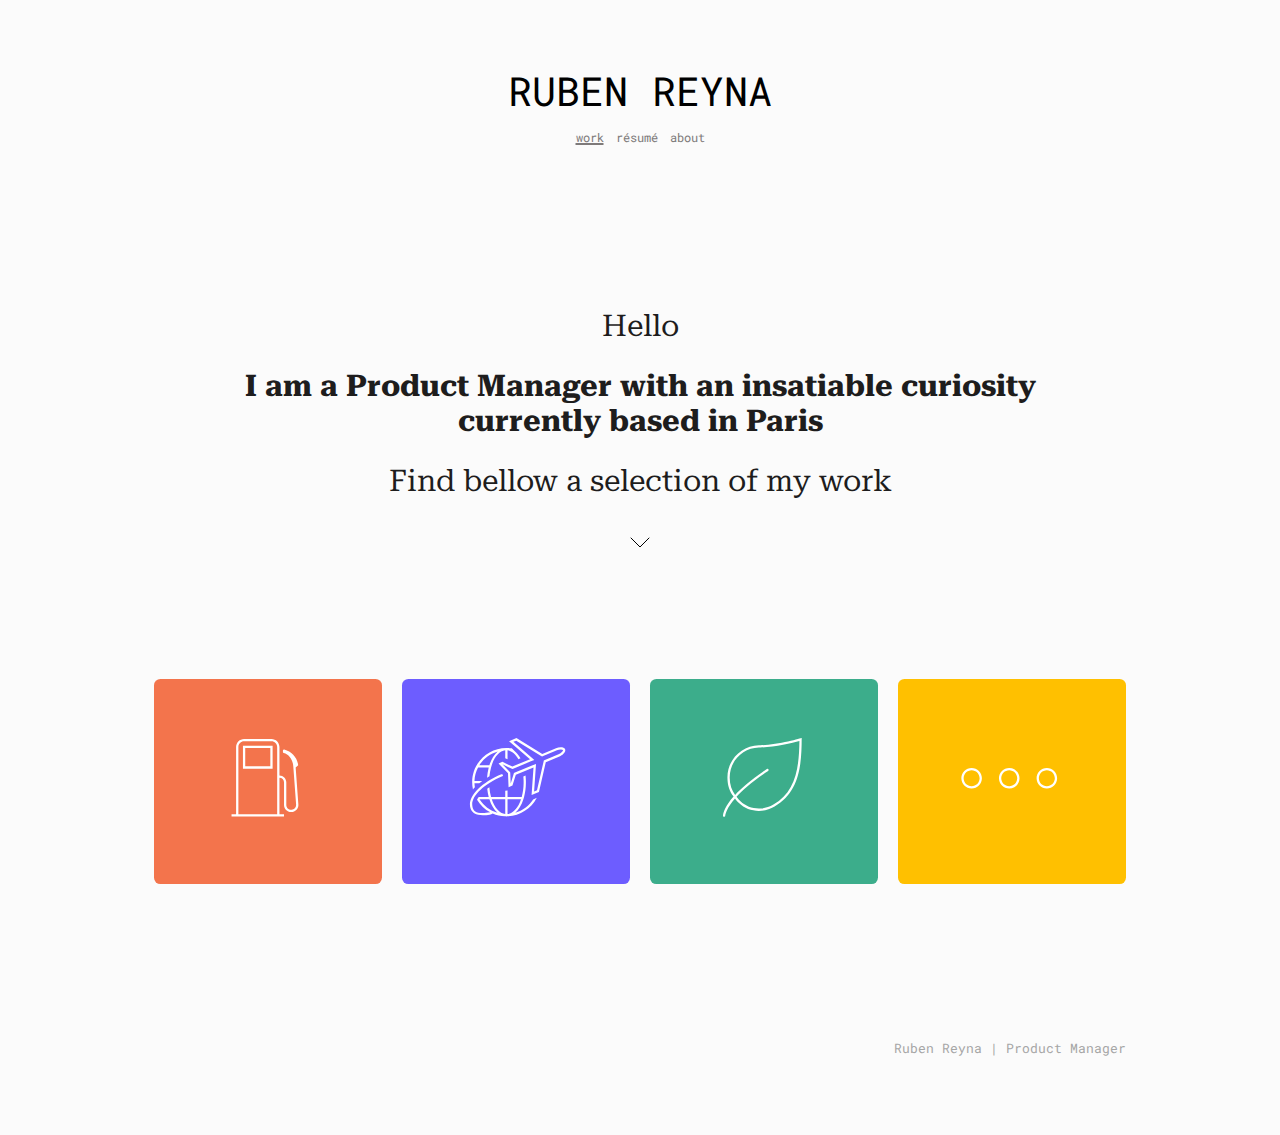
<file: docs/index.html>
<!DOCTYPE html>
<html lang="en">
  <head>
    <!-- HTML STUFF -->
    <meta charset="UTF-8" />
    <meta http-equiv="X-UA-Compatible" content="IE=edge" />
    <meta name="viewport" content="width=device-width, initial-scale=1.0" />

    <!-- THIS SITE INFO -->
    <title>Ruben Reyna | Product Manager</title>
    <meta
      name="description"
      content="Portfolio website of Ruben Reyna. Unstopably curious Product Manager. "
    />
    <meta name="author" content="Ruben Reyna Product Manager" />
    <!-- CARDS FOR SOCIAL MEDIA HERE  -->
    <!-- CARDS FOR SOCIAL MEDIA HERE  -->
    <!-- CARDS FOR SOCIAL MEDIA HERE  -->
    <!-- CARDS FOR SOCIAL MEDIA HERE  -->
    <!-- CARDS FOR SOCIAL MEDIA HERE  -->
    <!-- CARDS FOR SOCIAL MEDIA HERE  -->
    <!-- LINKS -->
    <link rel="stylesheet" type="text/css" href="styles.css" />
    <link rel="stylesheet" type="text/css" href="navlist.css" />
    <link
      rel="stylesheet"
      href="https://fonts.googleapis.com/css?family=Roboto|Montserrat|Roboto Mono|Roboto Serif"
    />
  </head>

  <!-- Google tag (gtag.js) -->
  <script
    async
    src="https://www.googletagmanager.com/gtag/js?id=G-SSVX2CPQQH"
  ></script>
  <script>
    window.dataLayer = window.dataLayer || [];
    function gtag() {
      dataLayer.push(arguments);
    }
    gtag("js", new Date());

    gtag("config", "G-SSVX2CPQQH");
  </script>

  <body>
    <header class="l-hdr-cntnr--brand-center">
      <section class="l-hdr-cntnt--brand-center s-hdr-cntnt">
        <span>Ruben Reyna</span>
      </section>
      <nav>
        <ul class="nav-list">
          <li><a href="./index.html" id="nav-list-current">work</a></li>
          <li>
            <a
              href="https://www.linkedin.com/in/ruben-reyna-miranda/"
              target="_blank"
              >résumé</a
            >
          </li>
          <li><a href="./wip1.html">about</a></li>
        </ul>
      </nav>
    </header>
    <main>
      <!-- Hero -->
      <section class="hero">
        <p>Hello</p>
        <p>
          I am a Product Manager with an insatiable curiosity currently based in
          Paris
        </p>
        <p>Find bellow a selection of my work</p>
        <div class="down-arrow">
          <svg
            width="36"
            height="36"
            viewBox="0 0 36 36"
            fill="none"
            xmlns="http://www.w3.org/2000/svg"
          >
            <path d="M9 15L18 24L27 15" stroke="black" stroke-linecap="round" />
          </svg>
        </div>
      </section>
      <!--------------------------------- Select work -------------------------->
      <section class="select-work">
        <article id="inteligas">
          <div class="svg-box">
            <svg
              xmlns="http://www.w3.org/2000/svg"
              xmlns:xlink="http://www.w3.org/1999/xlink"
              xml:space="preserve"
              preserveAspectRatio="xMidYMid meet"
              viewBox="0 0 100 100"
              overflow="visible"
            >
              <!-- overflow="hidden" -->
              <g transform="translate(-285 -320)">
                <path
                  d="M313 360 339 360 339 340 313 340ZM315 342 337 342 337 358 315 358Z"
                />
                <path
                  d="M361.586 391.344 359.209 359.093 361.43 357.012C360.45 350.001 355.742 345.287 349.208 343.334 348.734 343.187 348.231 343.451 348.083 343.925 348.057 344.01 348.043 344.098 348.042 344.186L348.042 345.343C348.049 345.766 348.348 346.129 348.762 346.217 353.507 347.353 356.832 352.265 357.128 358.151L357.261 359.869 359.592 391.491C359.762 393.805 358.024 395.819 355.71 395.989 355.608 395.996 355.505 396 355.403 396L355.2 396C352.882 395.997 351.003 394.118 351 391.8L351 372C350.996 368.688 348.312 366.004 345 366L345 341C344.996 337.136 341.864 334.004 338 334L314 334C310.136 334.004 307.004 337.136 307 341L307 400 303 400 303 402 349 402 349 400 345 400 345 368C347.208 368.003 348.997 369.792 349 372L349 391.8C349.004 395.223 351.777 397.996 355.2 398L355.403 398C358.826 398 361.602 395.225 361.603 391.801 361.603 391.649 361.597 391.496 361.586 391.344ZM309 400 309 341C309.003 338.24 311.24 336.003 314 336L338 336C340.76 336.003 342.997 338.24 343 341L343 400Z"
                />
              </g>
            </svg>
          </div>
          <div class="logo-text">
            <p>Inteligas, an app to reduce companies' fuel expenses</p>
            <a href="./inteligas.html" class="link--type1"
              >> click for more <</a
            >
          </div>
        </article>
        <article id="inteliviajes">
          <div class="svg-box">
            <svg
              xmlns="http://www.w3.org/2000/svg"
              xmlns:xlink="http://www.w3.org/1999/xlink"
              xml:space="preserve"
              preserveAspectRatio="xMidYMid meet"
              viewBox="0 0 100 100"
            >
              <g transform="translate(-483 -320)">
                <path
                  d="M496.926 376.387C496.733 375.228 496.612 374.058 496.566 372.884L500.738 372.884C501.557 372.21 502.418 371.543 503.322 370.884L496.563 370.884C496.698 366.712 497.771 362.623 499.702 358.922L509.052 358.922C508.272 361.905 507.777 364.955 507.575 368.032 508.265 367.605 508.968 367.182 509.694 366.765 509.934 364.115 510.402 361.491 511.093 358.922L511.702 356.922C514.185 349.52 518.487 344.534 523.539 343.949L523.539 350.868 525.539 351.826 525.539 343.949C529.293 344.384 532.631 347.252 535.119 351.731L536.906 350.992C535.69 348.675 534.062 346.601 532.1 344.87L529.273 342.238C527.71 341.964 526.126 341.826 524.539 341.824 507.976 341.819 494.544 355.243 494.539 371.807 494.539 373.971 494.772 376.129 495.236 378.242 495.763 377.62 496.329 377.002 496.926 376.387ZM516.944 344.899C513.857 347.52 511.32 351.714 509.643 356.922L500.852 356.922C504.547 351.064 510.274 346.777 516.935 344.882 516.959 344.875 516.963 344.883 516.944 344.899Z"
                />
                <path
                  d="M532.343 398.709C532.32 398.716 532.315 398.709 532.333 398.693 535.33 396.063 537.795 391.942 539.436 386.847L540.027 384.847C541.044 380.939 541.584 376.922 541.637 372.884L541.637 370.884C541.607 369.212 541.482 367.592 541.309 366.007L539.389 366.801C539.516 368.133 539.612 369.487 539.638 370.884L539.638 372.884C539.587 376.925 539.032 380.944 537.986 384.847L525.539 384.847 525.539 379.091 523.539 379.4 523.539 384.847 511.093 384.847C510.333 382.039 509.838 379.166 509.614 376.266 508.967 376.708 508.346 377.151 507.752 377.594 507.998 380.042 508.432 382.467 509.052 384.847L500.294 384.847C499.738 385.607 499.241 386.409 498.809 387.246 501.612 391.903 505.621 395.716 510.412 398.281 498.566 400.187 495.983 397.265 495 394.178 492.322 385.776 502.987 374.494 520.935 366.742 521.445 366.53 521.686 365.944 521.473 365.434 521.261 364.925 520.675 364.684 520.165 364.896 520.158 364.9 520.15 364.903 520.143 364.906 500.915 373.21 490.045 385.218 493.094 394.786 494.409 398.912 497.807 400.88 503.884 400.88 505.918 400.859 507.948 400.69 509.957 400.374 510.9 400.261 511.794 399.896 512.545 399.316 515.919 400.793 519.538 401.632 523.218 401.791 524.094 401.916 524.984 401.916 525.86 401.791 536.603 401.319 546.272 395.132 551.203 385.576L547.993 387.069C544.334 392.693 538.783 396.822 532.343 398.709ZM500.948 386.847 509.643 386.847C511.283 391.942 513.749 396.062 516.745 398.693 516.764 398.709 516.759 398.716 516.735 398.709 510.211 396.801 504.599 392.592 500.939 386.863 500.934 386.854 500.938 386.847 500.948 386.847ZM523.539 386.847 523.539 399.818C518.487 399.233 514.185 394.249 511.702 386.847ZM537.377 386.847C534.894 394.249 530.591 399.233 525.539 399.818L525.539 386.847Z"
                />
                <path
                  d="M576.002 342.961C575.505 341.792 573.93 341.295 572.149 341.295 570.733 341.3 569.331 341.58 568.021 342.118L556.006 347.169 533.349 333.21 526.893 335.954 545.246 351.742 529.757 358.15 521.059 353.983 517.653 355.553 525.939 364.13 526.446 376.372 529.852 374.803 532.806 365.324 548.295 358.916 546.615 383.135 553.071 380.392 559.055 354.343 571.07 349.291C573.868 348.102 576.917 345.113 576.002 342.961ZM573.409 345.186C572.547 346.156 571.484 346.928 570.295 347.448L558.28 352.499 557.335 352.896 557.105 353.895 551.35 378.949 548.836 380.018 550.29 359.054 550.513 355.833 547.53 357.068 532.041 363.476 531.175 363.834 530.896 364.729 528.326 372.975C528.316 373.005 528.308 373.004 528.306 372.973L527.936 364.047 527.905 363.287 527.377 362.74 521.1 356.243C521.079 356.221 521.084 356.213 521.112 356.227L528.893 359.954 529.697 360.339 530.521 359.998 546.01 353.59 549.016 352.347 546.55 350.226 530.636 336.536 533.18 335.455 554.957 348.872 555.833 349.412 556.781 349.013 568.804 343.959C569.866 343.526 571.002 343.301 572.149 343.295 572.851 343.212 573.561 343.37 574.161 343.743 574.203 343.84 574.097 344.383 573.409 345.186Z"
                />
              </g>
            </svg>
          </div>
          <div class="logo-text">
            <p>
              Up Business, an app to control companies travel and business
              expenses
            </p>
            <p></p>
            <a href="./inteliviajes.html" class="link--type1"
              >>click for more <</a
            >
          </div>
        </article>
        <article id="greenup">
          <div class="svg-box">
            <svg
              xmlns="http://www.w3.org/2000/svg"
              xmlns:xlink="http://www.w3.org/1999/xlink"
              xml:space="preserve"
              preserveAspectRatio="xMidYMid meet"
              viewBox="0 0 100 100"
            >
              <g transform="translate(-692 -320)">
                <path
                  d="M738.75 339.429C738.335 339.429 737.924 339.429 737.522 339.413 721.968 339.729 709.612 352.591 709.922 368.146 709.926 371.188 710.398 374.211 711.322 377.11 712.216 379.787 713.558 382.291 715.293 384.517 708.078 392.731 706.358 398.304 706.012 401.076 705.944 401.624 706.332 402.123 706.88 402.192 706.92 402.197 706.96 402.2 707 402.2 707.504 402.199 707.929 401.824 707.991 401.324 708.246 399.288 709.628 394.145 716.542 386.169L716.826 386.543C720.652 391.724 726.266 395.299 732.58 396.574 734.187 396.873 735.818 397.023 737.453 397.023L737.621 397.023C742.415 397.022 747.118 395.712 751.221 393.233 772.342 381 775 358.485 775 333.2 775 333.2 753.275 339.429 738.75 339.429ZM750.19 391.521C746.398 393.811 742.051 395.021 737.621 395.021L737.453 395.021C735.941 395.02 734.432 394.882 732.945 394.606 727.118 393.429 721.938 390.122 718.419 385.331L717.897 384.644C723.455 378.572 732.1 371 745.555 362.032 746.015 361.725 746.138 361.104 745.832 360.645 745.526 360.185 744.904 360.061 744.445 360.368 731.12 369.251 722.383 376.813 716.662 383 715.17 381.035 714.008 378.839 713.224 376.5 712.36 373.784 711.922 370.95 711.924 368.1 711.653 353.672 723.097 341.739 737.524 341.408 737.924 341.418 738.341 341.423 738.757 341.423 750.594 341.423 766.765 337.467 772.995 335.817 772.743 362.278 768.588 380.867 750.19 391.521Z"
                />
              </g>
            </svg>
          </div>
          <div class="logo-text">
            <p>green'up, ideation of an app to help people be "greener"</p>
            <p></p>
            <a href="./greenup.html" class="link--type1">> click for more <</a>
          </div>
        </article>
        <article id="other">
          <div class="svg-box">
            <svg
              xmlns="http://www.w3.org/2000/svg"
              xmlns:xlink="http://www.w3.org/1999/xlink"
              xml:space="preserve"
              preserveAspectRatio="xMidYMid meet"
              viewBox="0 0 100 100"
            >
              <g transform="translate(-896 -320)">
                <path
                  d="M943.54 359.5C938.569 359.5 934.54 363.529 934.54 368.5 934.54 373.471 938.569 377.5 943.54 377.5 948.511 377.5 952.54 373.471 952.54 368.5 952.54 363.529 948.511 359.5 943.54 359.5ZM943.54 375.5C939.674 375.5 936.54 372.366 936.54 368.5 936.54 364.634 939.674 361.5 943.54 361.5 947.406 361.5 950.54 364.634 950.54 368.5 950.536 372.364 947.404 375.496 943.54 375.5Z"
                />
                <path
                  d="M910.575 359.5C905.604 359.5 901.575 363.529 901.575 368.5 901.575 373.471 905.604 377.5 910.575 377.5 915.546 377.5 919.575 373.471 919.575 368.5 919.575 363.529 915.546 359.5 910.575 359.5ZM910.575 375.5C906.709 375.5 903.575 372.366 903.575 368.5 903.575 364.634 906.709 361.5 910.575 361.5 914.441 361.5 917.575 364.634 917.575 368.5 917.571 372.364 914.439 375.496 910.575 375.5Z"
                />
                <path
                  d="M976.506 359.5C971.535 359.5 967.506 363.529 967.506 368.5 967.506 373.471 971.535 377.5 976.506 377.5 981.477 377.5 985.506 373.471 985.506 368.5 985.506 363.529 981.477 359.5 976.506 359.5ZM976.506 375.5C972.64 375.5 969.506 372.366 969.506 368.5 969.506 364.634 972.64 361.5 976.506 361.5 980.372 361.5 983.506 364.634 983.506 368.5 983.502 372.364 980.37 375.496 976.506 375.5Z"
                />
              </g>
            </svg>
          </div>
          <div class="logo-text">
            <p>Other cool projects</p>
            <p></p>
            <a href="./wip1.html" class="link--type1">> click for more <</a>
          </div>
        </article>
      </section>
    </main>
    <footer class="footer-index">
      <p class="heading-five margin-top--m">Ruben Reyna | Product Manager</p>
    </footer>
  </body>
</html>
</file>
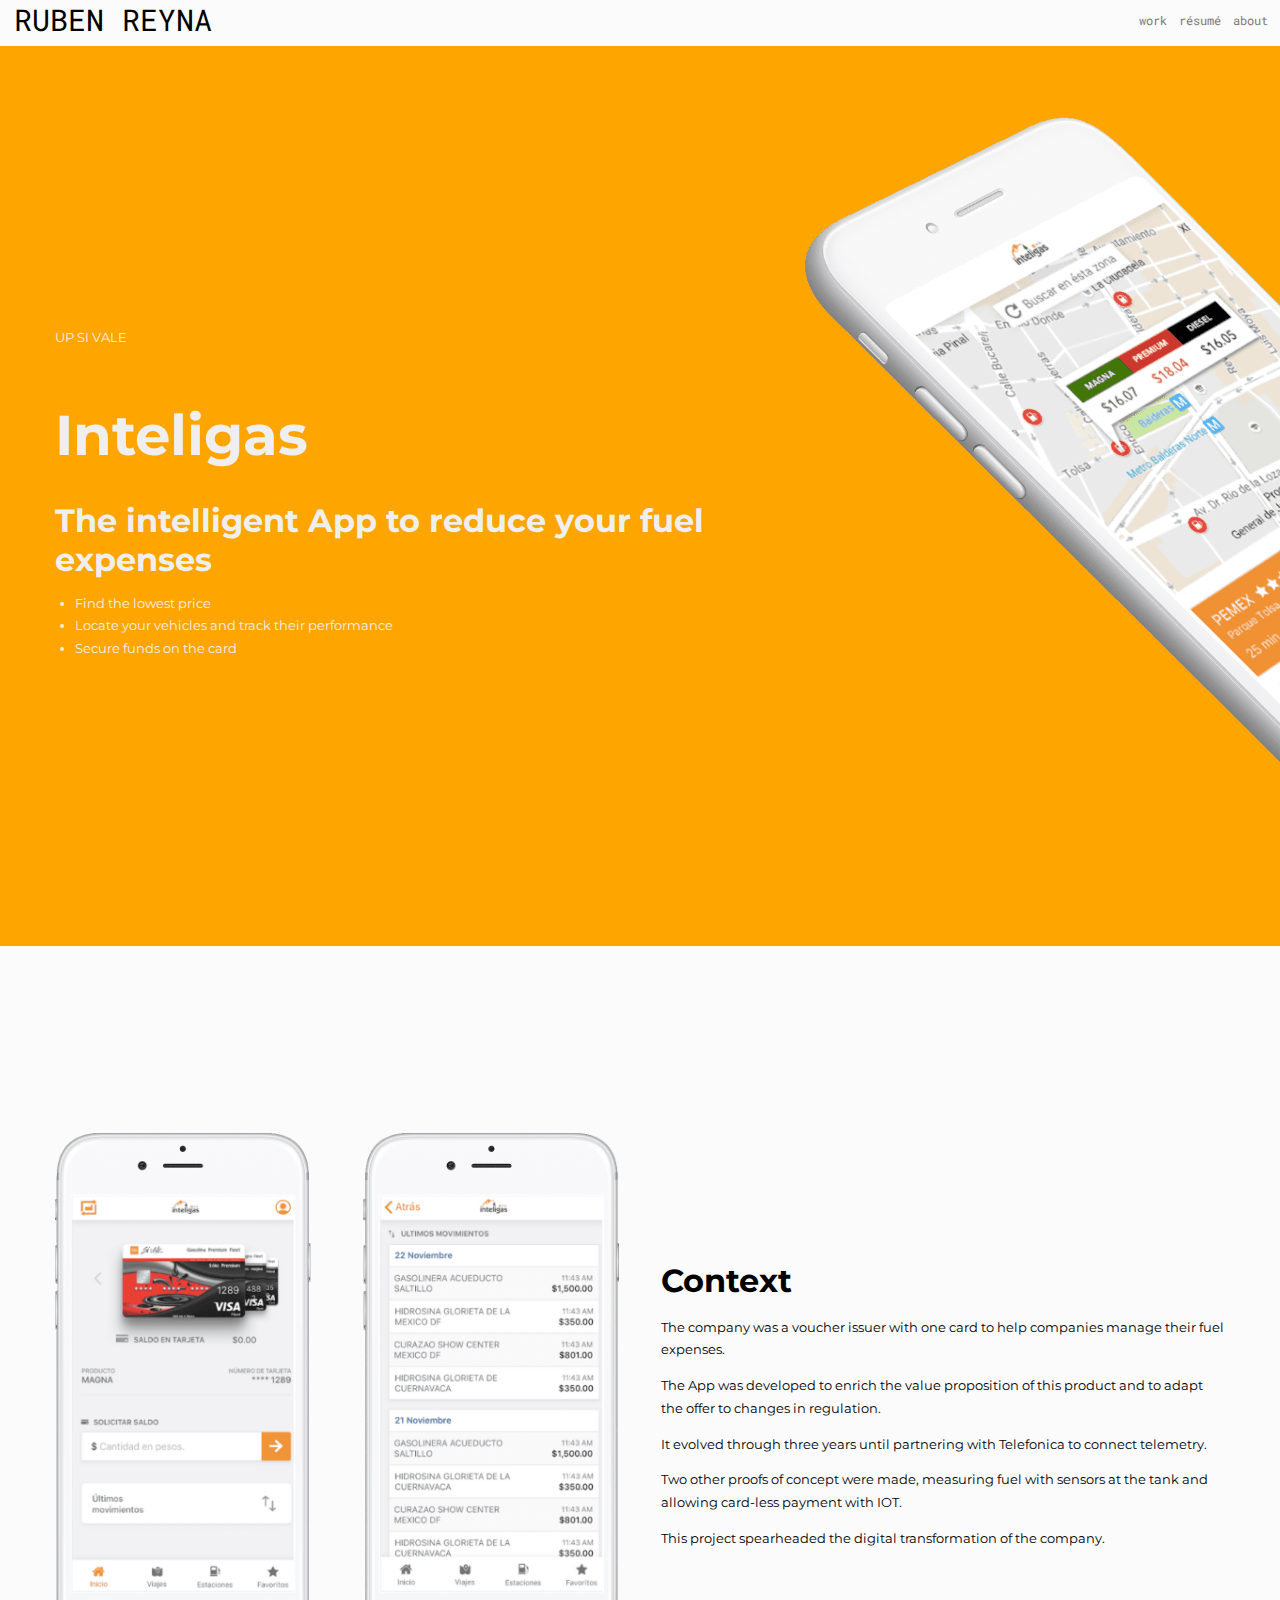
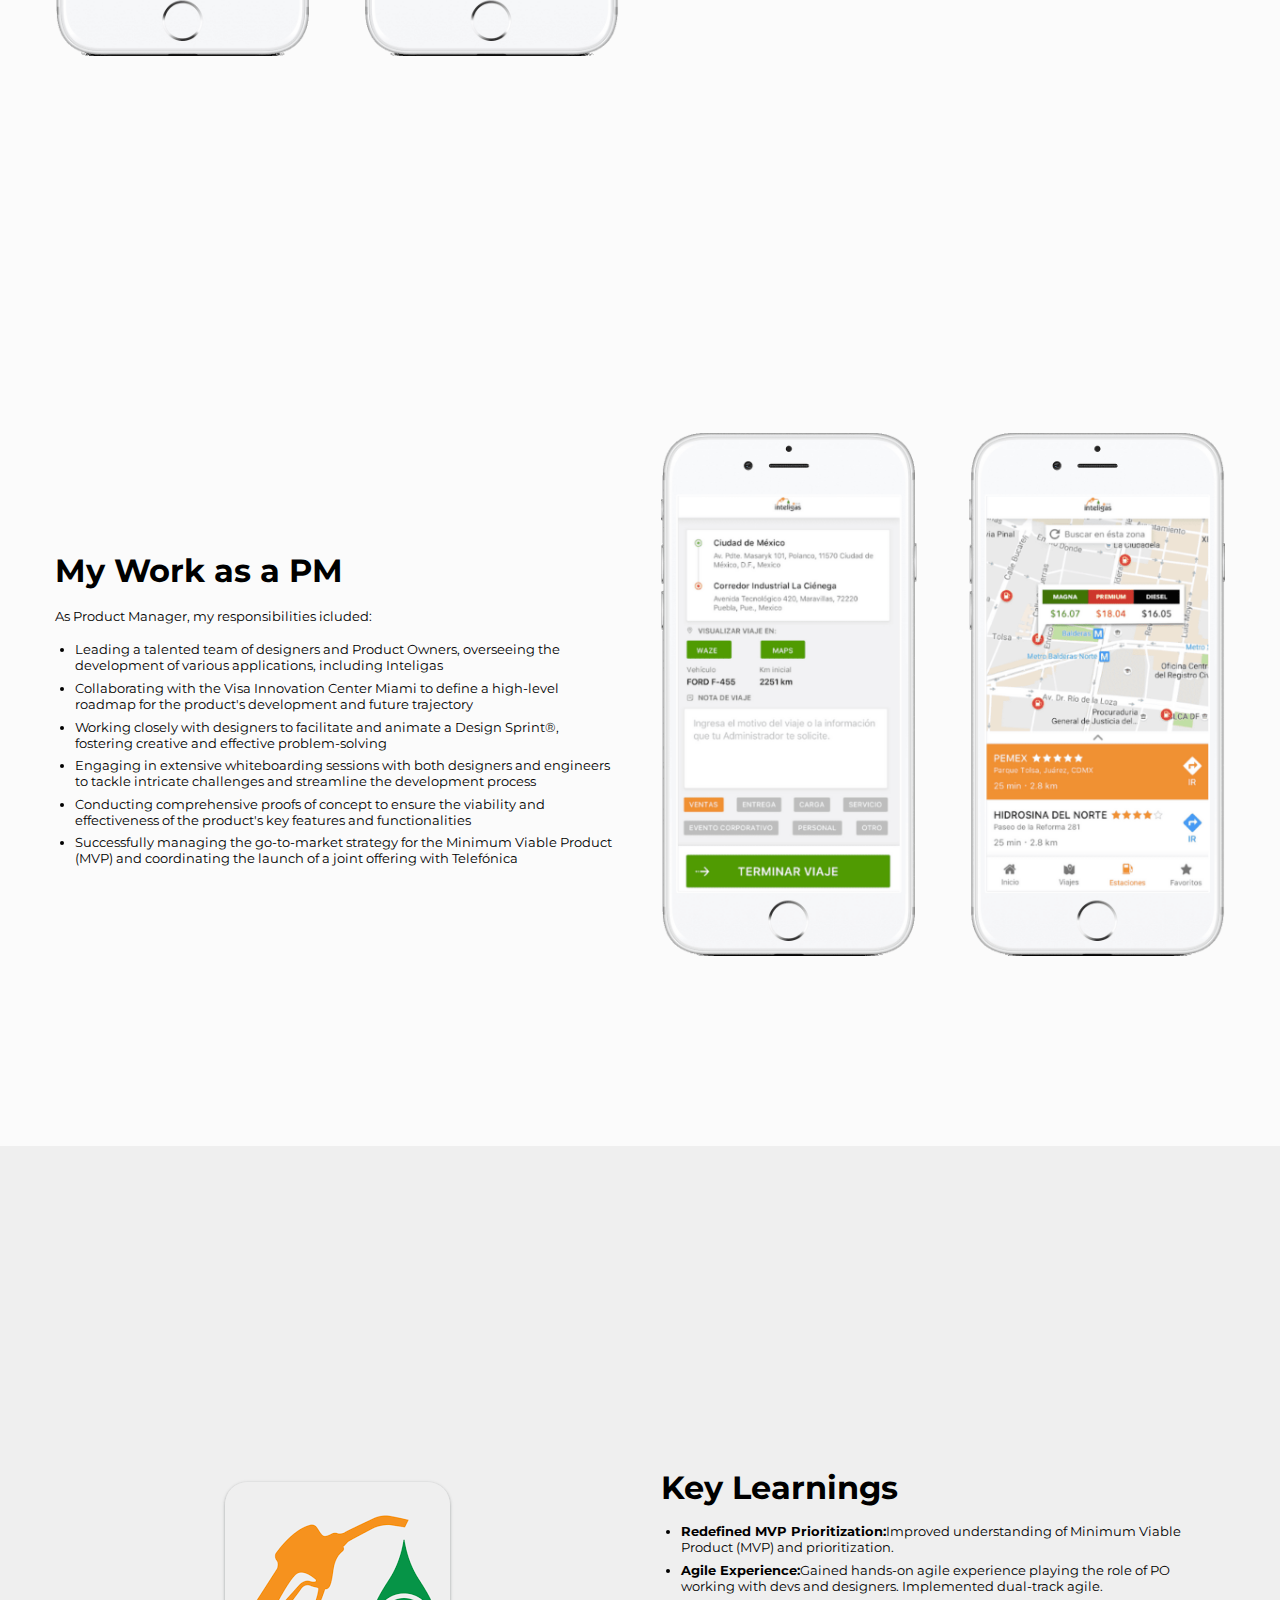
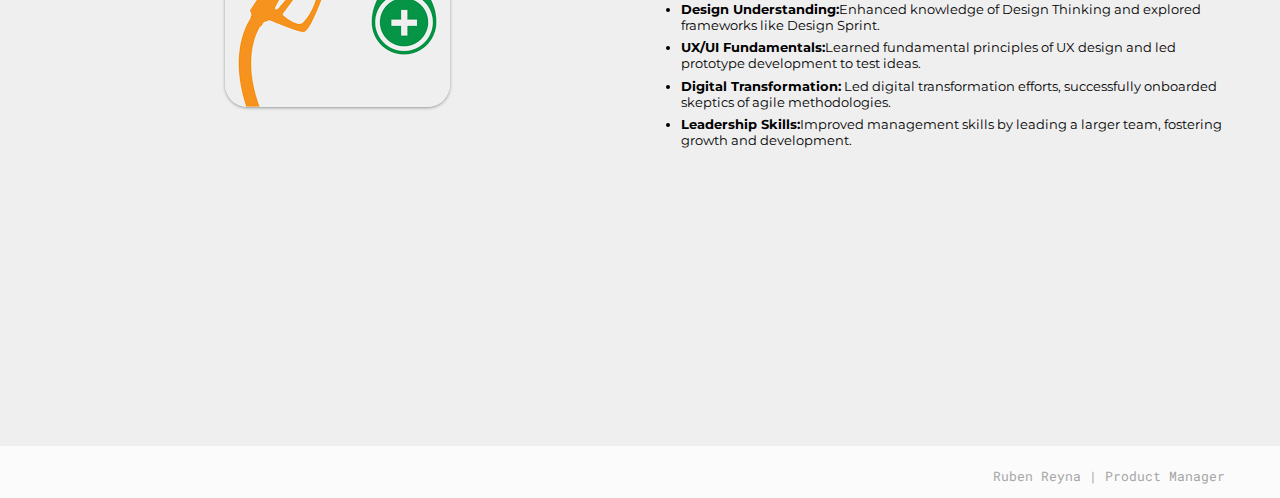
<file: docs/inteligas.html>
<!DOCTYPE html>
<html lang="en">
  <head>
    <!-- HTML STUFF -->
    <meta charset="UTF-8" />
    <meta http-equiv="X-UA-Compatible" content="IE=edge" />
    <meta name="viewport" content="width=device-width, initial-scale=1.0" />

    <!-- THIS SITE INFO -->
    <title>Ruben Reyna | PM Inteligas</title>
    <meta
      name="description"
      content="Portfolio website of Ruben Reyna. Product Manager. Product/Project: Inteligas Up Si Vale "
    />
    <meta name="author" content="Ruben Reyna Product Manager" />
    <!-- CARDS FOR SOCIAL MEDIA HERE  -->
    <!-- CARDS FOR SOCIAL MEDIA HERE  -->
    <!-- CARDS FOR SOCIAL MEDIA HERE  -->
    <!-- CARDS FOR SOCIAL MEDIA HERE  -->
    <!-- CARDS FOR SOCIAL MEDIA HERE  -->
    <!-- CARDS FOR SOCIAL MEDIA HERE  -->
    <!-- LINKS -->
    <!-- <link rel="preload" /> -->
    <link rel="stylesheet" type="text/css" href="styles-inteligas.css" />
    <link
      rel="stylesheet"
      href="https://fonts.googleapis.com/css?family=Roboto|Montserrat|Roboto Mono|Roboto Serif"
    />
  </head>

  <!-- Google tag (gtag.js) -->
  <script
    async
    src="https://www.googletagmanager.com/gtag/js?id=G-SSVX2CPQQH"
  ></script>
  <script>
    window.dataLayer = window.dataLayer || [];
    function gtag() {
      dataLayer.push(arguments);
    }
    gtag("js", new Date());

    gtag("config", "G-SSVX2CPQQH");
  </script>

  <body>
    <header class="l-hdr-cntnr--brand-left botton-border">
      <section
        class="l-hdr-cntnt--brand-left s-hdr-cntnt s-hdr-cntnt--brand-left"
      >
        <span>Ruben Reyna</span>
      </section>

      <nav>
        <ul class="nav-list">
          <li><a href="index.html">work</a></li>
          <li>
            <a
              href="https://www.linkedin.com/in/ruben-reyna-miranda/"
              target="_blank"
              >résumé</a
            >
          </li>
          <li><a href="wip1.html">about</a></li>
        </ul>
      </nav>
    </header>

    <main>
      <!-- HERO INTELIGAS -->
      <div class="content-container--full-scr-bkgrnd hero">
        <div class="layout_section flex-two-columns">
          <div class="container-column--left">
            <div class="container-text">
              <p class="uppercase heading-five">Up Si Vale</p>
              <h1 class="heading-one--super">Inteligas</h1>
              <h3 class="heading-two">
                The intelligent App to reduce your fuel expenses
              </h3>
              <div class="bullet-align">
                <ul class="ul-list">
                  <li class="item-list heading-three">Find the lowest price</li>
                  <li class="item-list heading-three">
                    Locate your vehicles and track their performance
                  </li>
                  <li class="item-list heading-three">
                    Secure funds on the card
                  </li>
                </ul>
              </div>
            </div>
          </div>
          <div class="container-column--right adj-img-position--right">
            <div class="container-img">
              <img
                src="./assets/images/Inteligas Gas Stations Tilted 2.png"
                class="img--l"
              />
            </div>
          </div>
        </div>
      </div>

      <!-- CONTEXT -->
      <div class="layout_section flex-two-columns background-white">
        <div class="container-column--left">
          <div class="container-img">
            <img
              src="./assets/images/up-si-vale_inteligas1.png"
              class="img--m"
            />
          </div>
        </div>
        <div class="container-column--right">
          <div class="container-text">
            <div>
              <h2 class="heading-two">Context</h2>
              <p class="paragraph">
                The company was a voucher issuer with one card to help companies
                manage their fuel expenses.
              </p>

              <p class="paragraph">
                The App was developed to enrich the value proposition of this
                product and to adapt the offer to changes in regulation.
              </p>

              <p class="paragraph">
                It evolved through three years until partnering with Telefonica
                to connect telemetry.
              </p>

              <p class="paragraph">
                Two other proofs of concept were made, measuring fuel with
                sensors at the tank and allowing card-less payment with IOT.
              </p>

              <p class="paragraph">
                This project spearheaded the digital transformation of the
                company.
              </p>
            </div>
          </div>
        </div>
      </div>
      <!-- MY ROLE AS PM -->
      <div class="layout_section flex-two-columns background-white">
        <div class="container-column--left">
          <div class="container-text">
            <h2 class="heading-two">My Work as a PM</h2>
            <p class="paragraph">
              As Product Manager, my responsibilities icluded:
            </p>
            <ul class="ul-list bullet-align">
              <li class="item-list">
                Leading a talented team of designers and Product Owners,
                overseeing the development of various applications, including
                Inteligas
              </li>
              <li class="item-list">
                Collaborating with the Visa Innovation Center Miami to define a
                high-level roadmap for the product's development and future
                trajectory
              </li>
              <li class="item-list">
                Working closely with designers to facilitate and animate a
                Design Sprint®, fostering creative and effective problem-solving
              </li>
              <li class="item-list">
                Engaging in extensive whiteboarding sessions with both designers
                and engineers to tackle intricate challenges and streamline the
                development process
              </li>
              <li class="item-list">
                Conducting comprehensive proofs of concept to ensure the
                viability and effectiveness of the product's key features and
                functionalities
              </li>
              <li class="item-list">
                Successfully managing the go-to-market strategy for the Minimum
                Viable Product (MVP) and coordinating the launch of a joint
                offering with Telefónica
              </li>
            </ul>
          </div>
        </div>
        <div class="container-column--right">
          <div class="container-img">
            <img
              src="./assets/images/up-si-vale_inteligas2.png"
              class="img--m"
            />
          </div>
        </div>
      </div>

      <!-- HIGHLIGHTS/TAKEAWAYS -->
      <div class="content-container--full-scr-bkgrnd background-grey">
        <div class="layout_section flex-two-columns">
          <div class="container-column--left">
            <div class="container-img">
              <img
                src="./assets/images/Inteligas2.png"
                class="img--m img-app border-img--yes"
              />
            </div>
          </div>
          <div class="container-column--right">
            <div class="container-text">
              <h2 class="heading-two">Key Learnings</h2>
              <ul class="ul-list bullet-align">
                <li class="item-list">
                  <b>Redefined MVP Prioritization:</b>Improved understanding of
                  Minimum Viable Product (MVP) and prioritization.
                </li>
                <li class="item-list">
                  <b>Agile Experience:</b>Gained hands-on agile experience
                  playing the role of PO working with devs and designers.
                  Implemented dual-track agile.
                </li>
                <li class="item-list">
                  <b>Design Understanding:</b>Enhanced knowledge of Design
                  Thinking and explored frameworks like Design Sprint.
                </li>
                <li class="item-list">
                  <b>UX/UI Fundamentals:</b>Learned fundamental principles of UX
                  design and led prototype development to test ideas.
                </li>
                <li class="item-list">
                  <b>Digital Transformation:</b> Led digital transformation
                  efforts, successfully onboarded skeptics of agile
                  methodologies.
                </li>
                <li class="item-list">
                  <b>Leadership Skills:</b>Improved management skills by leading
                  a larger team, fostering growth and development.
                </li>
              </ul>
            </div>
          </div>
        </div>
      </div>
    </main>
    <footer>
      <p class="heading-five margin-top--m">Ruben Reyna | Product Manager</p>
    </footer>
  </body>
</html>
</file>
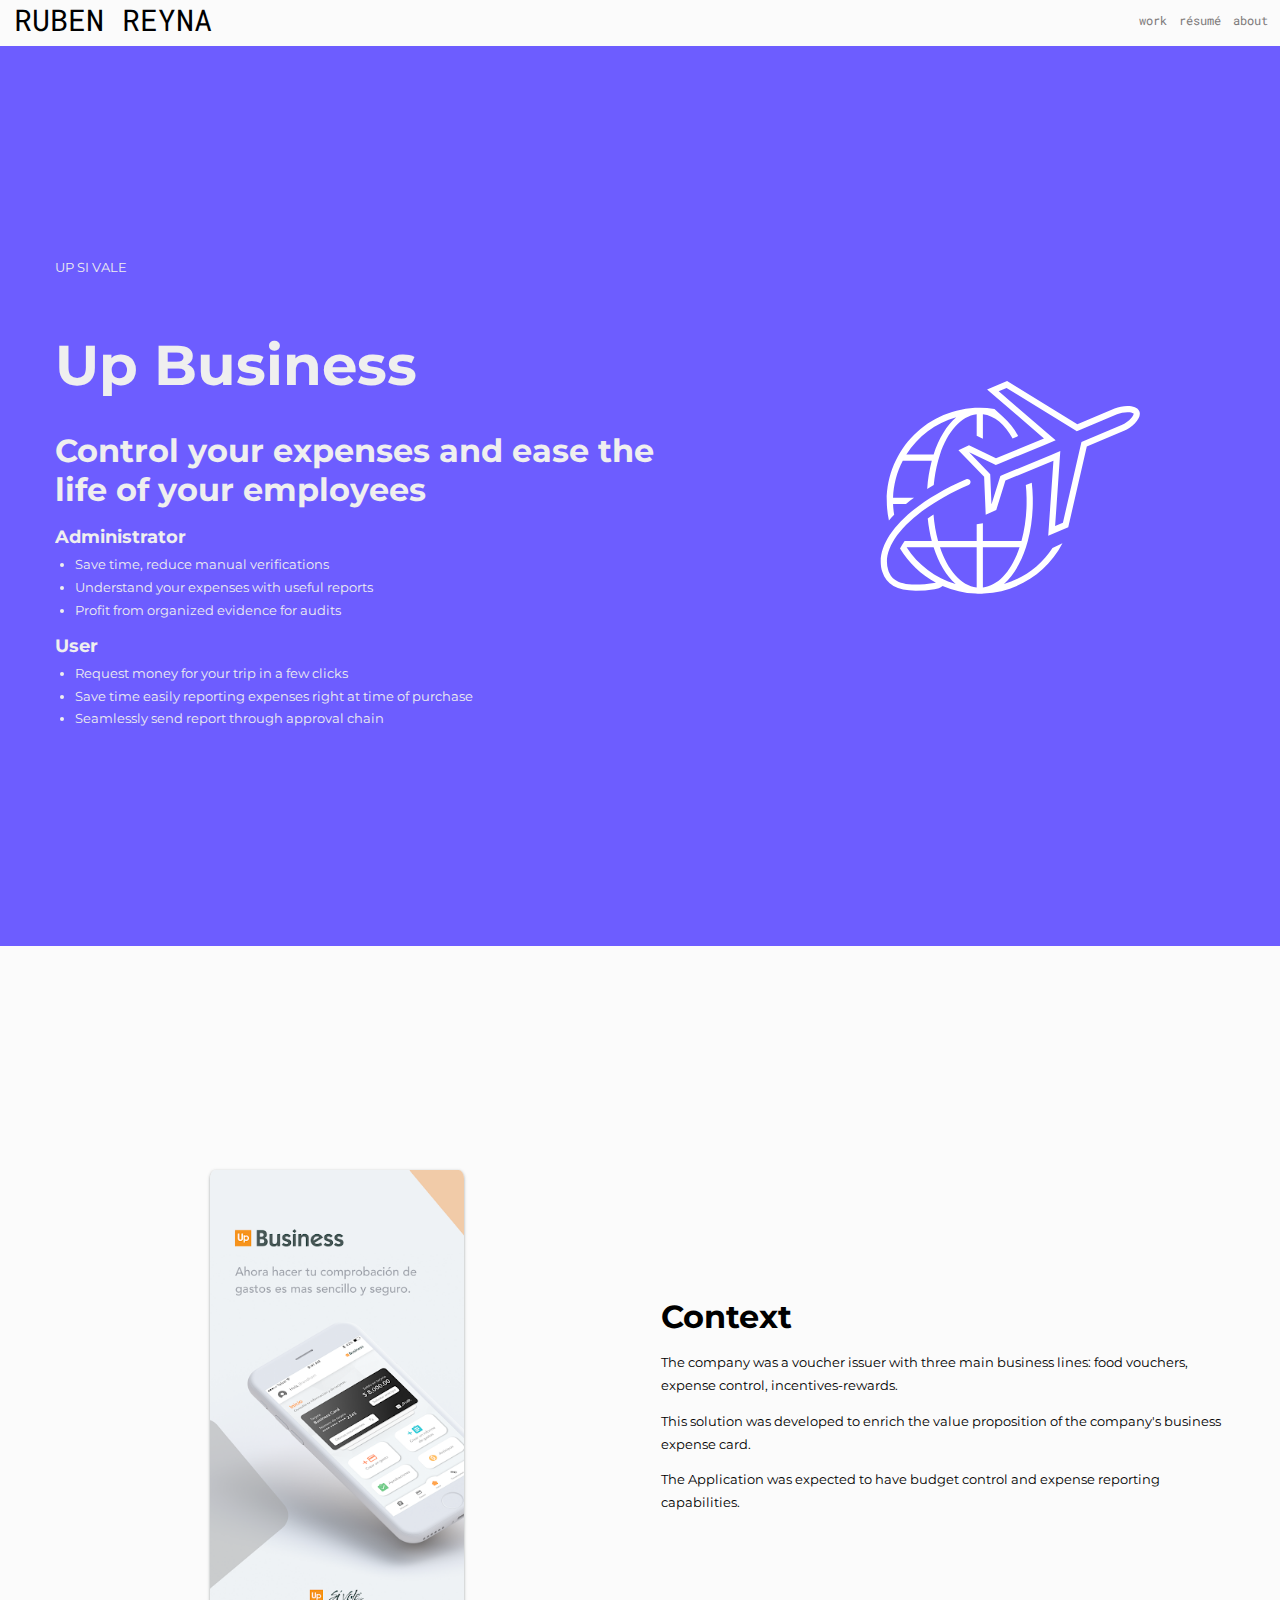
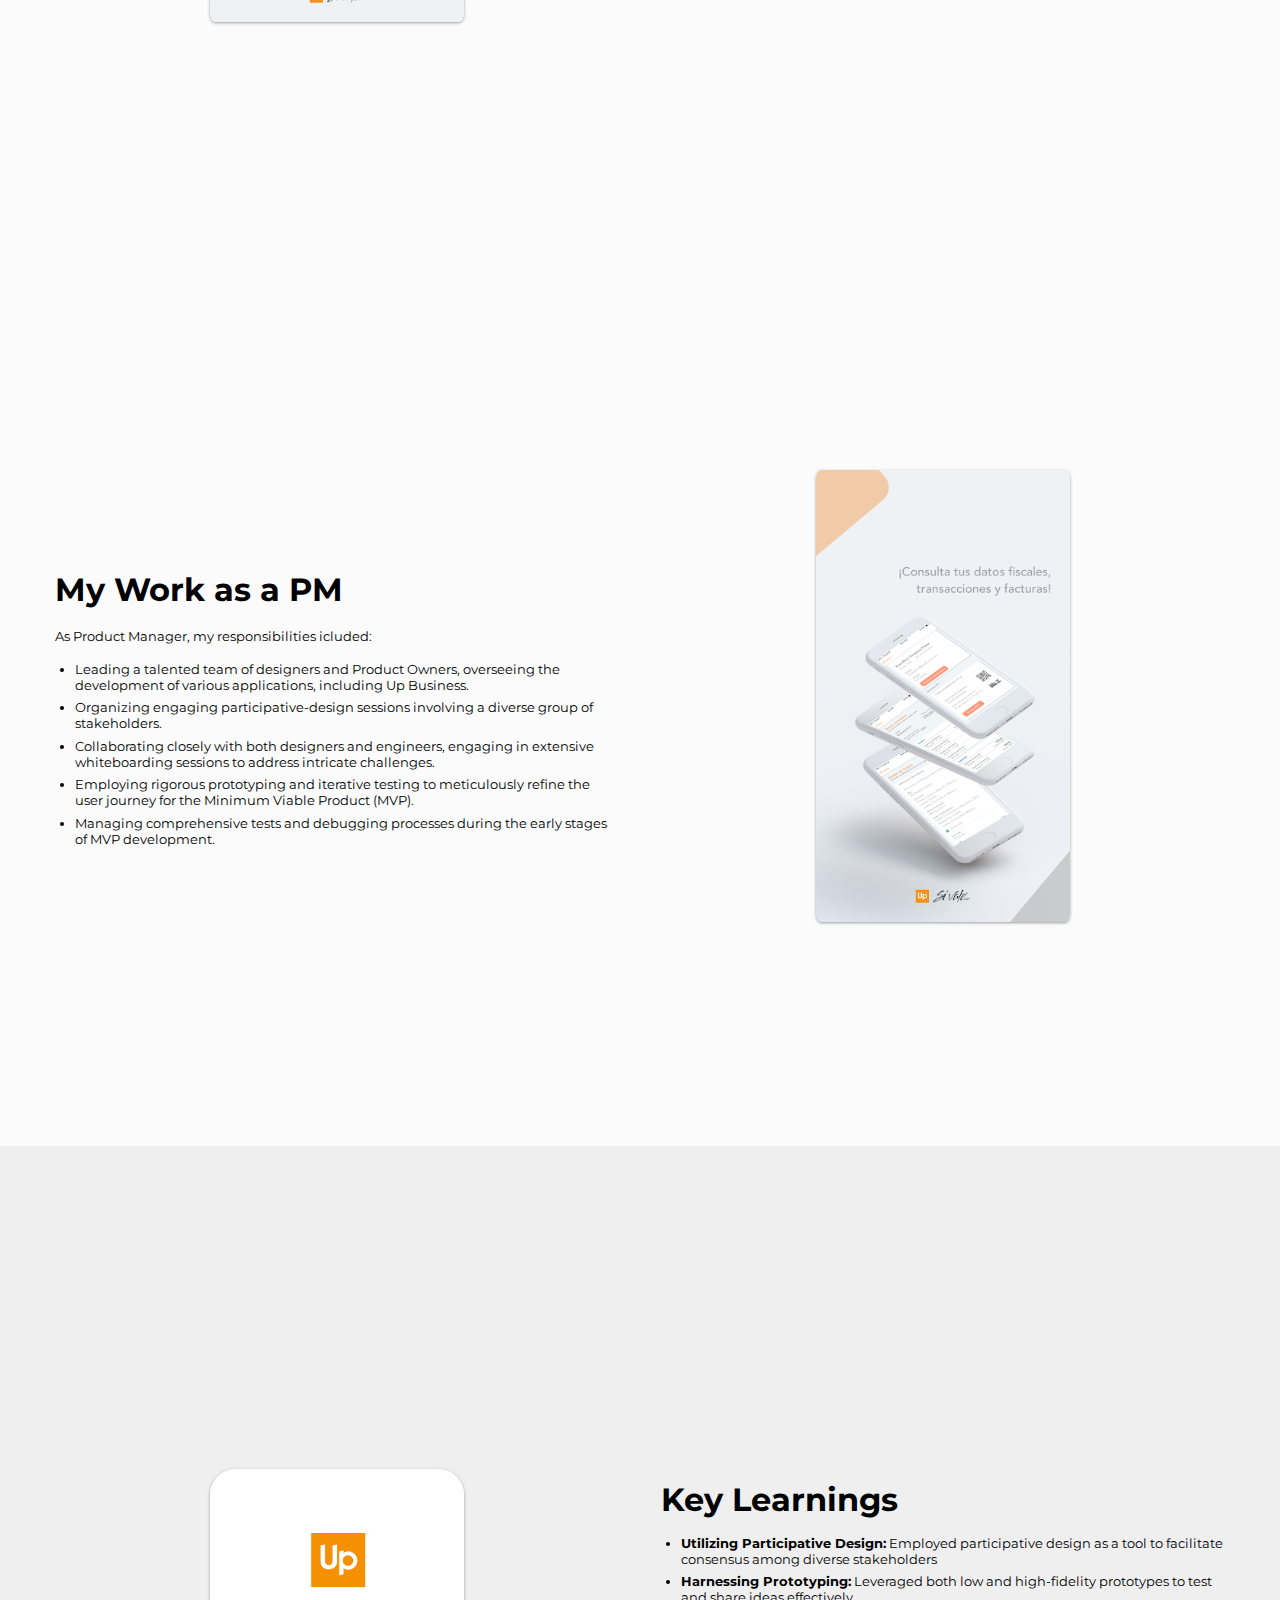
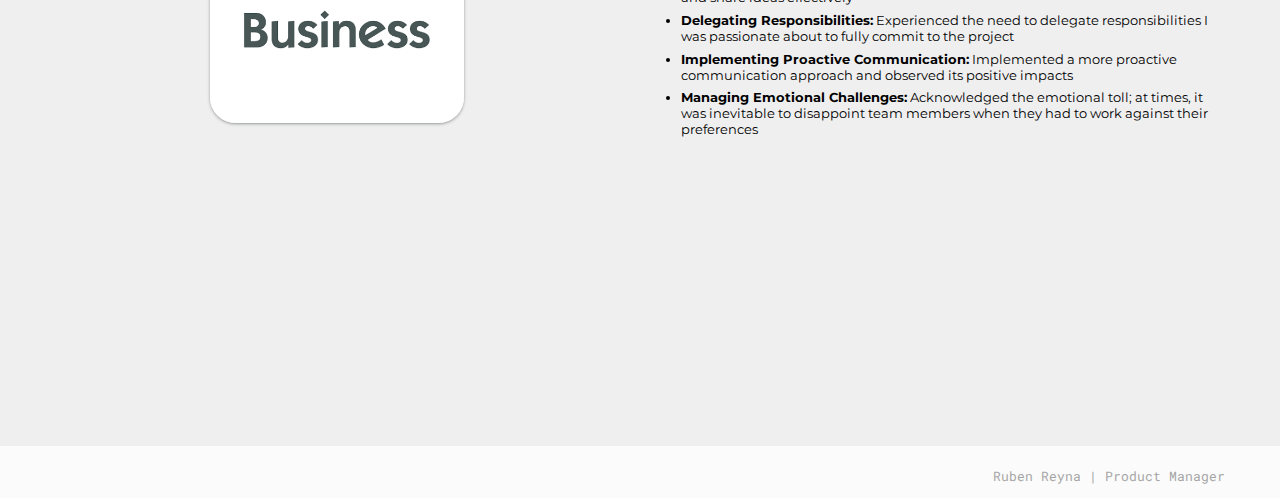
<file: docs/inteliviajes.html>
<!DOCTYPE html>
<html lang="en">
  <head>
    <!-- HTML STUFF -->
    <meta charset="UTF-8" />
    <meta http-equiv="X-UA-Compatible" content="IE=edge" />
    <meta name="viewport" content="width=device-width, initial-scale=1.0" />

    <!-- THIS SITE INFO -->
    <title>Ruben Reyna | PM Inteliviajes</title>
    <meta
      name="description"
      content="Portfolio website of Ruben Reyna. Product Manager. Product/Project: Inteliviajes-UpBusiness by Up Si Vale "
    />
    <meta name="author" content="Ruben Reyna Product Manager" />
    <!-- CARDS FOR SOCIAL MEDIA HERE  -->
    <!-- CARDS FOR SOCIAL MEDIA HERE  -->
    <!-- CARDS FOR SOCIAL MEDIA HERE  -->
    <!-- CARDS FOR SOCIAL MEDIA HERE  -->
    <!-- CARDS FOR SOCIAL MEDIA HERE  -->
    <!-- CARDS FOR SOCIAL MEDIA HERE  -->
    <!-- LINKS -->
    <!-- <link rel="preload" /> -->
    <link rel="stylesheet" type="text/css" href="styles-inteliviajes.css" />
    <link
      rel="stylesheet"
      href="https://fonts.googleapis.com/css?family=Roboto|Montserrat|Roboto Mono|Roboto Serif"
    />
  </head>

  <!-- Google tag (gtag.js) -->
  <script
    async
    src="https://www.googletagmanager.com/gtag/js?id=G-SSVX2CPQQH"
  ></script>
  <script>
    window.dataLayer = window.dataLayer || [];
    function gtag() {
      dataLayer.push(arguments);
    }
    gtag("js", new Date());

    gtag("config", "G-SSVX2CPQQH");
  </script>

  <body>
    <header class="l-hdr-cntnr--brand-left botton-border">
      <section
        class="l-hdr-cntnt--brand-left s-hdr-cntnt s-hdr-cntnt--brand-left"
      >
        <span>Ruben Reyna</span>
      </section>

      <nav>
        <ul class="nav-list">
          <li><a href="./index.html">work</a></li>
          <li>
            <a
              href="https://www.linkedin.com/in/ruben-reyna-miranda/"
              target="_blank"
              >résumé</a
            >
          </li>
          <li><a href="./wip1.html">about</a></li>
        </ul>
      </nav>
    </header>

    <main>
      <!-- HERO INTELIVIAJES -->
      <div class="content-container--full-scr-bkgrnd heroInteliviajes">
        <div
          class="layout_section flex-two-columns content-container--full-scr-bkgrnd heroInteligas heroInteliviajes"
        >
          <div class="container-column--left">
            <div class="container-text">
              <p class="uppercase heading-five">Up Si Vale</p>
              <h1 class="heading-one--super">Up Business</h1>
              <h3 class="heading-two">
                Control your expenses and ease the life of your employees
              </h3>
              <h4 class="heading-four">Administrator</h4>
              <div class="bullet-align">
                <ul class="ul-list">
                  <li class="item-list heading-three">
                    Save time, reduce manual verifications
                  </li>
                  <li class="item-list heading-three">
                    Understand your expenses with useful reports
                  </li>
                  <li class="item-list heading-three">
                    Profit from organized evidence for audits
                  </li>
                </ul>
              </div>
              <h4 class="heading-four">User</h4>
              <div class="bullet-align">
                <ul class="ul-list">
                  <li class="item-list heading-three">
                    Request money for your trip in a few clicks
                  </li>
                  <li class="item-list heading-three">
                    Save time easily reporting expenses right at time of
                    purchase
                  </li>
                  <li class="item-list heading-three">
                    Seamlessly send report through approval chain
                  </li>
                </ul>
              </div>
            </div>
          </div>
          <div class="container-column--right adj-img-position--right">
            <!-- <img
                src="/assets/images/UpBusinessInicio.webp"
                class="img--l img-viajes"
              /> -->

            <div class="svg-box">
              <svg
                xmlns="http://www.w3.org/2000/svg"
                xmlns:xlink="http://www.w3.org/1999/xlink"
                xml:space="preserve"
                preserveAspectRatio="xMidYMid meet"
                viewBox="0 0 100 100"
              >
                <g transform="translate(-483 -320)">
                  <path
                    d="M496.926 376.387C496.733 375.228 496.612 374.058 496.566 372.884L500.738 372.884C501.557 372.21 502.418 371.543 503.322 370.884L496.563 370.884C496.698 366.712 497.771 362.623 499.702 358.922L509.052 358.922C508.272 361.905 507.777 364.955 507.575 368.032 508.265 367.605 508.968 367.182 509.694 366.765 509.934 364.115 510.402 361.491 511.093 358.922L511.702 356.922C514.185 349.52 518.487 344.534 523.539 343.949L523.539 350.868 525.539 351.826 525.539 343.949C529.293 344.384 532.631 347.252 535.119 351.731L536.906 350.992C535.69 348.675 534.062 346.601 532.1 344.87L529.273 342.238C527.71 341.964 526.126 341.826 524.539 341.824 507.976 341.819 494.544 355.243 494.539 371.807 494.539 373.971 494.772 376.129 495.236 378.242 495.763 377.62 496.329 377.002 496.926 376.387ZM516.944 344.899C513.857 347.52 511.32 351.714 509.643 356.922L500.852 356.922C504.547 351.064 510.274 346.777 516.935 344.882 516.959 344.875 516.963 344.883 516.944 344.899Z"
                  />
                  <path
                    d="M532.343 398.709C532.32 398.716 532.315 398.709 532.333 398.693 535.33 396.063 537.795 391.942 539.436 386.847L540.027 384.847C541.044 380.939 541.584 376.922 541.637 372.884L541.637 370.884C541.607 369.212 541.482 367.592 541.309 366.007L539.389 366.801C539.516 368.133 539.612 369.487 539.638 370.884L539.638 372.884C539.587 376.925 539.032 380.944 537.986 384.847L525.539 384.847 525.539 379.091 523.539 379.4 523.539 384.847 511.093 384.847C510.333 382.039 509.838 379.166 509.614 376.266 508.967 376.708 508.346 377.151 507.752 377.594 507.998 380.042 508.432 382.467 509.052 384.847L500.294 384.847C499.738 385.607 499.241 386.409 498.809 387.246 501.612 391.903 505.621 395.716 510.412 398.281 498.566 400.187 495.983 397.265 495 394.178 492.322 385.776 502.987 374.494 520.935 366.742 521.445 366.53 521.686 365.944 521.473 365.434 521.261 364.925 520.675 364.684 520.165 364.896 520.158 364.9 520.15 364.903 520.143 364.906 500.915 373.21 490.045 385.218 493.094 394.786 494.409 398.912 497.807 400.88 503.884 400.88 505.918 400.859 507.948 400.69 509.957 400.374 510.9 400.261 511.794 399.896 512.545 399.316 515.919 400.793 519.538 401.632 523.218 401.791 524.094 401.916 524.984 401.916 525.86 401.791 536.603 401.319 546.272 395.132 551.203 385.576L547.993 387.069C544.334 392.693 538.783 396.822 532.343 398.709ZM500.948 386.847 509.643 386.847C511.283 391.942 513.749 396.062 516.745 398.693 516.764 398.709 516.759 398.716 516.735 398.709 510.211 396.801 504.599 392.592 500.939 386.863 500.934 386.854 500.938 386.847 500.948 386.847ZM523.539 386.847 523.539 399.818C518.487 399.233 514.185 394.249 511.702 386.847ZM537.377 386.847C534.894 394.249 530.591 399.233 525.539 399.818L525.539 386.847Z"
                  />
                  <path
                    d="M576.002 342.961C575.505 341.792 573.93 341.295 572.149 341.295 570.733 341.3 569.331 341.58 568.021 342.118L556.006 347.169 533.349 333.21 526.893 335.954 545.246 351.742 529.757 358.15 521.059 353.983 517.653 355.553 525.939 364.13 526.446 376.372 529.852 374.803 532.806 365.324 548.295 358.916 546.615 383.135 553.071 380.392 559.055 354.343 571.07 349.291C573.868 348.102 576.917 345.113 576.002 342.961ZM573.409 345.186C572.547 346.156 571.484 346.928 570.295 347.448L558.28 352.499 557.335 352.896 557.105 353.895 551.35 378.949 548.836 380.018 550.29 359.054 550.513 355.833 547.53 357.068 532.041 363.476 531.175 363.834 530.896 364.729 528.326 372.975C528.316 373.005 528.308 373.004 528.306 372.973L527.936 364.047 527.905 363.287 527.377 362.74 521.1 356.243C521.079 356.221 521.084 356.213 521.112 356.227L528.893 359.954 529.697 360.339 530.521 359.998 546.01 353.59 549.016 352.347 546.55 350.226 530.636 336.536 533.18 335.455 554.957 348.872 555.833 349.412 556.781 349.013 568.804 343.959C569.866 343.526 571.002 343.301 572.149 343.295 572.851 343.212 573.561 343.37 574.161 343.743 574.203 343.84 574.097 344.383 573.409 345.186Z"
                  />
                </g>
              </svg>
            </div>
          </div>
        </div>
      </div>

      <!-- CONTEXT -->
      <div class="layout_section flex-two-columns background-white">
        <div class="container-column--left">
          <div class="container-img">
            <img
              src="./assets/images/UpBusinessInicio.webp"
              class="img--s marge"
              alt="UpBusinessFacturas"
            />
          </div>
        </div>
        <div class="container-column--right">
          <div class="container-text">
            <div>
              <h2 class="heading-two">Context</h2>
              <p class="paragraph">
                The company was a voucher issuer with three main business lines:
                food vouchers, expense control, incentives-rewards.
              </p>

              <p class="paragraph">
                This solution was developed to enrich the value proposition of
                the company's business expense card.
              </p>

              <p class="paragraph">
                The Application was expected to have budget control and expense
                reporting capabilities.
              </p>

              <!-- <p class="paragraph">Product was originally called InteliViajes</p> -->
            </div>
          </div>
        </div>
      </div>
      <!-- MY WORK AS PM -->
      <div class="layout_section flex-two-columns background-white">
        <div class="container-column--left">
          <div class="container-text">
            <h2 class="heading-two">My Work as a PM</h2>
            <p class="paragraph">
              As Product Manager, my responsibilities icluded:
            </p>
            <ul class="ul-list bullet-align">
              <li class="item-list">
                Leading a talented team of designers and Product Owners,
                overseeing the development of various applications, including Up
                Business.
              </li>
              <li class="item-list">
                Organizing engaging participative-design sessions involving a
                diverse group of stakeholders.
              </li>
              <li class="item-list">
                Collaborating closely with both designers and engineers,
                engaging in extensive whiteboarding sessions to address
                intricate challenges.
              </li>
              <li class="item-list">
                Employing rigorous prototyping and iterative testing to
                meticulously refine the user journey for the Minimum Viable
                Product (MVP).
              </li>
              <li class="item-list">
                Managing comprehensive tests and debugging processes during the
                early stages of MVP development.
              </li>
            </ul>
          </div>
        </div>
        <div class="container-column--right">
          <div class="container-img">
            <img
              src="./assets/images/UpBusinessFacturas.webp"
              class="img--s marge"
              alt="UpBusinessInicio"
            />
          </div>
        </div>
      </div>

      <!-- HIGHLIGHTS/TAKEAWAYS -->
      <div class="content-container--full-scr-bkgrnd background-grey">
        <div class="layout_section flex-two-columns">
          <div class="container-column--left">
            <div class="container-img">
              <img
                src="./assets/images/UpBusiness.webp"
                class="img--s img-app border-img--yes"
                alt="UpBusinessAppLogo"
              />
            </div>
          </div>
          <div class="container-column--right">
            <div class="container-text">
              <h2 class="heading-two">Key Learnings</h2>
              <ul class="ul-list bullet-align">
                <li class="item-list">
                  <b>Utilizing Participative Design:</b> Employed participative
                  design as a tool to facilitate consensus among diverse
                  stakeholders
                </li>
                <li class="item-list">
                  <b>Harnessing Prototyping:</b> Leveraged both low and
                  high-fidelity prototypes to test and share ideas effectively
                </li>
                <li class="item-list">
                  <b>Delegating Responsibilities:</b> Experienced the need to
                  delegate responsibilities I was passionate about to fully
                  commit to the project
                </li>
                <li class="item-list">
                  <b>Implementing Proactive Communication:</b> Implemented a
                  more proactive communication approach and observed its
                  positive impacts
                </li>
                <li class="item-list">
                  <b>Managing Emotional Challenges:</b> Acknowledged the
                  emotional toll; at times, it was inevitable to disappoint team
                  members when they had to work against their preferences
                </li>
              </ul>
            </div>
          </div>
        </div>
      </div>
    </main>
    <footer>
      <p class="heading-five margin-top--m">Ruben Reyna | Product Manager</p>
    </footer>
  </body>
</html>
</file>
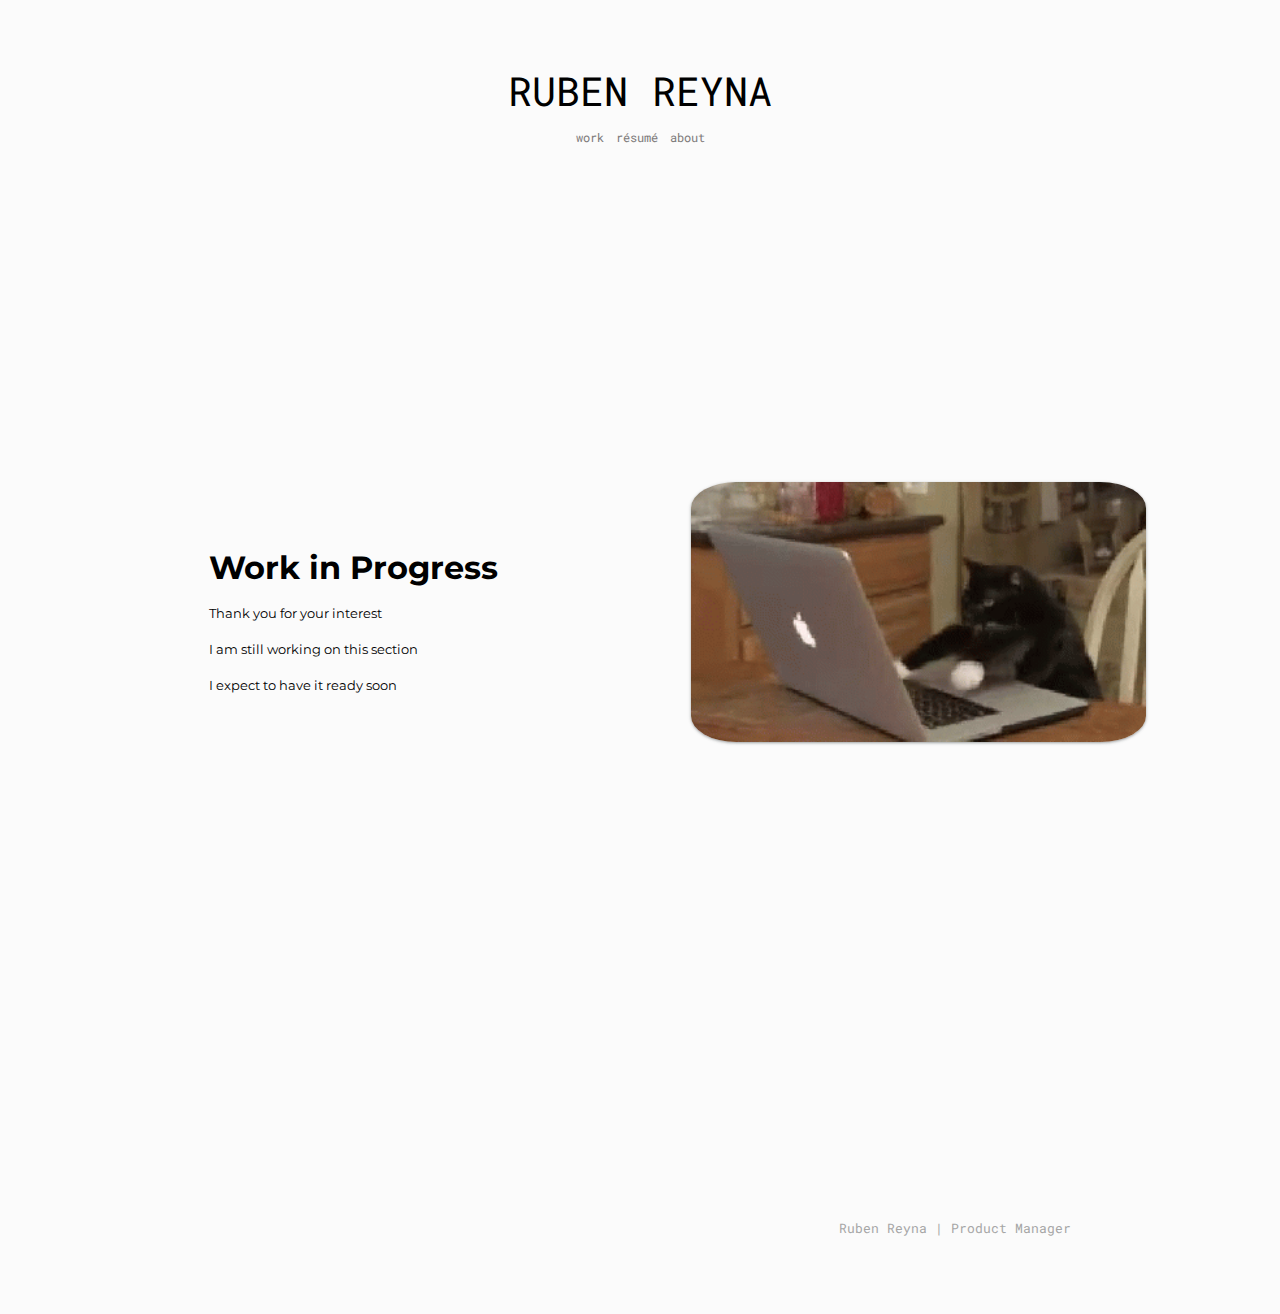
<file: docs/wip1.html>
<!DOCTYPE html>
<html lang="en">
  <head>
    <!-- HTML STUFF -->
    <meta charset="UTF-8" />
    <meta http-equiv="X-UA-Compatible" content="IE=edge" />
    <meta name="viewport" content="width=device-width, initial-scale=1.0" />

    <!-- THIS SITE INFO -->
    <title>Ruben Reyna | Product Manager</title>
    <meta
      name="description"
      content="Portfolio website of Ruben Reyna. Product Manager and Program Manager. "
    />
    <meta name="author" content="Ruben Reyna Product Manager" />
    <!-- CARDS FOR SOCIAL MEDIA HERE  -->
    <!-- CARDS FOR SOCIAL MEDIA HERE  -->
    <!-- CARDS FOR SOCIAL MEDIA HERE  -->
    <!-- CARDS FOR SOCIAL MEDIA HERE  -->
    <!-- CARDS FOR SOCIAL MEDIA HERE  -->
    <!-- CARDS FOR SOCIAL MEDIA HERE  -->
    <!-- LINKS -->
    <link rel="stylesheet" type="text/css" href="styles.css" />
    <link rel="stylesheet" type="text/css" href="navlist.css" />
    <link rel="stylesheet" type="text/css" href="styles-inteligas.css" />
    <link
      rel="stylesheet"
      href="https://fonts.googleapis.com/css?family=Roboto|Montserrat|Roboto Mono|Roboto Serif"
    />
  </head>
  <body>
    <header class="l-hdr-cntnr--brand-center">
      <section class="l-hdr-cntnt--brand-center s-hdr-cntnt">
        <span>Ruben Reyna</span>
      </section>
      <nav>
        <ul class="nav-list">
          <li><a href="index.html">work</a></li>
          <li>
            <a
              href="https://www.linkedin.com/in/ruben-reyna-miranda/"
              target="_blank"
              >résumé</a
            >
          </li>
          <li><a href="wip1.html">about</a></li>
        </ul>
      </nav>
    </header>
    <main>
      <section>
        <div class="layout_section flex-two-columns background-white">
          <div class="container-column--left">
            <div class="container-text">
              <div>
                <h2 class="heading-two">Work in Progress</h2>
                <p class="paragraph">Thank you for your interest</p>

                <p class="paragraph">I am still working on this section</p>

                <p class="paragraph">I expect to have it ready soon</p>
              </div>
            </div>
          </div>
          <div class="container-column--right">
            <div class="container-img">
              <img
                src="assets/images/cat-typing2.gif"
                class="img--xl border-img--yes lego"
              />
            </div>
          </div>
        </div>
      </section>
    </main>
    <footer>
      <p class="heading-five margin-top--m">Ruben Reyna | Product Manager</p>
    </footer>
  </body>
</html>
</file>
<file: docs/styles.css>
@import url("navlist.css");
@import url("style-variables.css");

*,
*::before,
*::after {
  margin: 0;
  padding: 0;
  box-sizing: border-box;
}

html {
  font-size: 62.5%;
}

body {
  background-color: #fbfbfb;
  margin: 6.4rem 12%;
  font-family: "Roboto Serif", serif;
}

.hero {
  display: block;
  max-width: 95rem;
  margin: 11rem auto;
  font-size: 3rem;
  font-family: "Roboto Serif", serif;
  justify-content: center;
  text-align: center;
  padding: 1rem;
  color: #1e1d1d;
  text-align: center;
}

.hero p {
  margin: 2.5rem auto;
}

.hero p:nth-child(even) {
  font-weight: bold;
}

footer {
  text-align: right;
  font-size: 1.2rem;
  padding-top: 15vh;
}

.down-arrow {
  display: flex;
  justify-content: center;
}

.select-work {
  display: grid;
  gap: 2em;
  grid-template-columns: repeat(4, 1fr);
}

.select-work > article {
  height: 16vw;
  /* padding: 4vw; */
  border-radius: 0.5vw;
  display: flex;
  align-items: center;
  justify-content: center;
  position: relative;
}

@media screen and (max-width: 900px) {
  .select-work {
    display: grid;
    gap: 1em;
    grid-template-columns: repeat(2, 1fr);
  }

  .select-work > article {
    height: 35vw;
    /* padding: 9vw; */
    border-radius: 1vw;
    /* HERE */
  }
}

@media screen and (max-width: 550px) {
  .select-work {
    display: grid;
    gap: 1em;
    grid-template-columns: repeat(1, 1fr);
  }
  .select-work > article {
    height: 70vw;
    /* padding: 17.5vw; */
    /* HERE */
  }
}

.svg-box {
  width: 50%;
  height: auto;
}

.svg-box path {
  fill: white;
  opacity: 1;
  transition: opacity 0.2s ease;
}

article:hover svg path {
  opacity: 0.25;
}

.logo-text {
  position: absolute;
  top: 50%;
  left: 50%;
  transform: translate(-50%, -50%);
  color: #fbfbfb;
  text-align: center;
  font-size: 1.5em;
  font-family: "Roboto Serif", serif;
  opacity: 0;
  width: 80%;
}

article:hover .logo-text {
  opacity: 1;
}

#inteligas {
  background-color: #f3744c;
}

#inteliviajes {
  background-color: #6d5dff;
}
#greenup {
  background-color: #3cad8b;
}
#other {
  background-color: #ffc000;
}

.inteligasHero {
  background-color: #f3744c;
}

a.link--type1 {
  color: #fbfbfb;
  text-decoration: none;
}

.link--type1:visited {
  color: #fbfbfb;
}

.link--type1:hover {
  font-weight: bold;
  transition: font-weight 0.1s ease-in-out, color 0.2s ease-in-out;
}
</file>
<file: docs/navlist.css>
.l-hdr-cntnr--brand-center {
  display: flex;
  flex-flow: column wrap;
  justify-content: center;
}

.l-hdr-cntnr--brand-left {
  display: flex;
  flex-flow: row wrap;
  justify-content: space-between;
}

.l-hdr-cntnt--brand-center {
  display: block;
  margin: 0 auto;
  text-align: center;
}
/* ???????????????????? */
.l-hdr-cntnt--brand-left {
  display: block;
  margin: 0;
  text-align: left;
  padding-left: var(--space-s);
}

.s-hdr-cntnt {
  font-size: 4rem;
  font-family: "Roboto Mono", sans-serif;
  text-transform: uppercase;
}

.s-hdr-cntnt--brand-left {
  font-size: 3rem;
}

.nav-list {
  /* define as flex and determine how content will behave */
  font-family: "Roboto Mono", sans-serif;
  font-weight: normal;
  font-size: 1.2rem;
  margin: 1em 1em;
  display: flex;
  flex-wrap: wrap;
  justify-content: center;
  align-items: center;
  align-content: space-between;
  gap: 1em;
  /* no bullets, no tab */
  list-style: none;
  padding-inline-start: 0;
}

.nav-list li {
  display: flex;
  flex: 0 0 auto;
}

.nav-list li a {
  color: #7e7a7a;
  text-decoration: none;
  /* text-transform: uppercase; */
}

.nav-list li a:visited {
  color: #7e7a7a;
}

.nav-list li a:hover {
  color: #434040;
  /* font-weight:lighter; */
  transition: font-weight 0.1s ease-in-out, color 0.2s ease-in-out;
}

#nav-list-current {
  text-decoration: underline;
  text-decoration-thickness: 1.5px;
  transition: font-weight 0.1s ease-in-out, color 0.2s ease-in-out;
}

#nav-list-current:hover {
  text-decoration: underline;
  text-decoration-thickness: 3px;
  color: #434040;
}
</file>
<file: docs/styles-inteligas.css>
/**
 * CONTENTS
 *
 * SETTINGS
 * Global...............Globally-available variables and config.
 *
 * TOOLS
 * Mixins...............Useful mixins.
 *
 * GENERIC
 * Normalize.css........A level playing field.
 * Box-sizing...........Better default `box-sizing`.
 *
 * BASE
 * Headings.............H1–H6 styles.
 *
 * OBJECTS
 * Wrappers.............Wrapping and constraining elements.
 *
 * COMPONENTS
 * Page-head............The main page header.
 * Page-foot............The main page footer.
 * Buttons..............Button elements.
 *
 * TRUMPS
 * Text.................Text helpers.
 */

/* *\
 IMPORTS
 \* */

/* *\
NORMALIZE
 \* */
 @import url("style-variables.css");
 @import url("navlist.css");
 
 *,
 *::before,
 *::after {
   margin: 0;
   padding: 0;
   box-sizing: border-box;
 }
 
 html {
   font-size: 62.5%;
 }
 
 /* *\
  SIZES FONT AND SPACES 
  \* */
 
 body {
   background-color: #fbfbfb;
   font-family: "Montserrat", serif;
 }
 
 /* *\
 HEADINGS
  \* */
 
 /* *\
 SPACES
  \* */
 
 /* *\
 GLOBAL SETTINGS
  \* */
 /* 
  titles in file
  section for imports
  components
  headings
  spaces
  global
  */
 
 /* LAYOUT CLASSES */
 
 .content-container--full-scr-bkgrnd {
   overflow: clip;
   /* margin-right: -10px; */
 }
 
 .layout_section {
   height: 100vh;
 }
 
 .flex-two-columns {
   display: flex;
   flex-flow: row wrap;
   justify-content: space-around;
   align-items: center;
   /* clips overflowing img */
   margin: auto var(--space-2xl);
 }
 
 .container-column--left {
   flex: 1;
   margin-right: var(--space-m);
   display: flex;
   flex-flow: column nowrap;
   justify-content: center;
 }
 
 .container-column--right {
   flex: 1;
   display: flex;
   flex-flow: column nowrap;
   justify-content: center;
   margin-left: var(--space-m);
 }
 
 .container-img {
   display: block;
   margin: auto;
 }
 
 .img--l {
   max-width: 650px;
   width: 100%;
   height: auto;
 }
 
 .img--xl {
   max-width: 800px;
   width: 130%;
   height: auto;
 }
 
 .img--m {
   width: 100%;
   max-width: 650px;
   height: auto;
   margin: auto;
 }
 
 .img--app {
   max-width: 400px;
 }
 
 .adj-img-position--right {
   /* margin to the left */
   margin: 0 calc(-3.1 * var(--space-3xl)) 0 auto;
   margin-top: 1px;
   margin-bottom: -1px;
 }
 
 .border-img--yes {
   border-radius: 10%;
   /* border: solid black; */
   box-shadow: 0 1px 2px 0 rgba(60, 64, 67, 0.3),
     0 1px 3px 1px rgba(60, 64, 67, 0.15);
   border-width: 1px;
 }
 
 @media only screen and (max-width: 450px) {
   .layout_section {
     height: auto;
     max-height: 200vh;
     min-height: 100vh;
     padding-top: var(--space-m);
     padding-bottom: var(--space-m);
   }
   .flex-two-columns {
     flex-flow: column nowrap;
     /* gap: var(--space-m); */
     align-items: stretch;
   }
 
   .container-column--left {
     display: flex;
     justify-content: flex-end;
     flex: 1;
     margin-right: 0;
   }
 
   .container-column--right {
     justify-content: flex-start;
     flex: 1;
     margin-left: 0;
     padding-top: var(--space-s);
   }
 
   .img--l {
     width: 90%;
     max-width: 400px;
     height: auto;
     margin: auto;
   }
 
   .img--m {
     width: 100%;
     max-width: 300px;
     height: auto;
     margin: auto;
   }
 
   .container-img {
     margin: 0 auto;
   }
 
   .img-app {
     margin-top: var(--space-m);
   }
 
   .adj-img-position--right {
     /* margin to the left */
     /* margin: 0 0 0 auto; */
     margin-top: 1px;
     margin-bottom: -1px;
   }
 }
 
 /* GRAPHIC STUFF */
 
 .hero {
   background-color: orange;
   color: #efefef;
   /* padding-top: var(--space-m); */
 }
 
 .background-grey {
   background-color: #efefef;
 }
 
 .ul-list {
   list-style-position: outside;
 }
 
 .bullet-align {
   padding-left: 2em;
 }
 
 .item-list {
   /* padding-left: var(--space-xs); */
   display: list-item;
   font-size: var(--size-500);
 }
 
 .botton-border {
   /* border-bottom: solid #0bad84; */
   box-shadow: 0px 15px 10px -15px #111;
 
   box-shadow: 0 1px 2px 0 rgba(60, 64, 67, 0.3),
     0 1px 3px 1px rgba(60, 64, 67, 0.15);
 }
</file>
<file: docs/styles-inteliviajes.css>
/**
 * CONTENTS
 *
 * SETTINGS
 * Global...............Globally-available variables and config.
 *
 * TOOLS
 * Mixins...............Useful mixins.
 *
 * GENERIC
 * Normalize.css........A level playing field.
 * Box-sizing...........Better default `box-sizing`.
 *
 * BASE
 * Headings.............H1–H6 styles.
 *
 * OBJECTS
 * Wrappers.............Wrapping and constraining elements.
 *
 * COMPONENTS
 * Page-head............The main page header.
 * Page-foot............The main page footer.
 * Buttons..............Button elements.
 *
 * TRUMPS
 * Text.................Text helpers.
 */

/* *\
 IMPORTS
 \* */

/* *\
NORMALIZE
 \* */
@import url("style-variables.css");
@import url("navlist.css");

*,
*::before,
*::after {
  margin: 0;
  padding: 0;
  box-sizing: border-box;
}

html {
  font-size: 62.5%;
}

/* *\
 SIZES FONT AND SPACES 
 \* */

body {
  background-color: #fbfbfb;
  font-family: "Montserrat", serif;
}

/* *\
HEADINGS
 \* */

/* *\
SPACES
 \* */

/* *\
GLOBAL SETTINGS
 \* */
/* 
 titles in file
 section for imports
 components
 headings
 spaces
 global
 */

/* LAYOUT CLASSES */

.content-container--full-scr-bkgrnd {
  overflow: clip;
  /* margin-right: -10px; */
}

.layout_section {
  height: 100vh;
}

.flex-two-columns {
  display: flex;
  flex-flow: row wrap;
  justify-content: space-around;
  align-items: center;
  /* clips overflowing img */
  margin: auto var(--space-2xl);
}

.container-column--left {
  flex: 1;
  margin-right: var(--space-m);
  display: flex;
  flex-flow: column nowrap;
  justify-content: center;
}

.container-column--right {
  flex: 1;
  height: 100%;
  display: flex;
  flex-flow: column nowrap;
  justify-content: center;
  margin-left: var(--space-m);
}

.container-img {
  display: flex;
}

.img--l {
  max-width: 650px;
  width: 100%;
  height: auto;
}

.img-viajes {
  height: 100%;
  width: 100%;
  object-fit: cover;
}

.img--xl {
  max-width: 800px;
  width: 130%;
  height: auto;
}

.img--m {
  width: 60%;
  max-width: 650px;
  height: auto;
  margin: auto;
}

.img--s {
  width: 45%;
  max-width: 600px;
  height: auto;
  margin: auto;
}

.img--app {
  max-width: 400px;
}

.marge {
  border-radius: 2%;
  /* border: solid black; */
  /* box-shadow: 0px 0px 10px 10px rgb(206, 205, 205); */
  box-shadow: 0 1px 2px 0 rgba(60, 64, 67, 0.3),
    0 1px 3px 1px rgba(60, 64, 67, 0.15);
  /* border-width: 1px; */
}

.adj-img-position--right {
  /* margin to the left */
  margin: 0 calc(-1.1 * var(--space-3xl)) 0 auto;
  margin-top: 1px;
  margin-bottom: -1px;
  /* background-color: green; */
  align-items: center;
}

.border-img--yes {
  border-radius: 10%;
  /* border: solid black; */
  border-width: 1px;
  box-shadow: 0 1px 2px 0 rgba(60, 64, 67, 0.3),
    0 1px 3px 1px rgba(60, 64, 67, 0.15);
}

@media only screen and (max-width: 450px) {
  .layout_section {
    height: auto;
    max-height: 200vh;
    min-height: 100vh;
    padding-top: var(--space-m);
    padding-bottom: var(--space-m);
  }

  .flex-two-columns {
    flex-flow: column nowrap;
    /* gap: var(--space-m); */
    align-items: stretch;
  }

  .container-column--left {
    display: flex;
    justify-content: flex-end;
    flex: 1;
    margin-right: 0;
  }

  .container-column--right {
    justify-content: flex-start;
    flex: 1;
    margin-left: 0;
    /* margin-top: var(--space-l); */
    padding-top: var(--space-s);
  }

  .img--l {
    width: 100%;
    max-width: 400px;
    height: auto;
    margin: auto;
  }

  .img--m {
    width: 60%;
    max-width: 300px;
    height: auto;
    margin: auto;
  }

  .img--s {
    width: 40%;
    max-width: 300px;
    height: auto;
    margin: auto;
  }

  .container-img {
    margin: 0 auto;
  }

  .img-app {
    margin-top: var(--space-m);
  }

  .marge {
    border-radius: 2%;
    /* border: solid black; */
    box-shadow: 0 1px 2px 0 rgba(60, 64, 67, 0.3),
      0 1px 3px 1px rgba(60, 64, 67, 0.15);
    /* border-width: 1px; */
  }

  .adj-img-position--right {
    /* margin to the left */
    /* margin: 0 calc(-1.1 * var(--space-3xl)) 0 auto; */

    margin: 0 0 0 0;
    margin-top: 1px;
    margin-bottom: -1px;
  }
}

/* GRAPHIC STUFF */

.heroInteliviajes {
  background-color: #6d5dff;
  color: #efefef;
}

.background-grey {
  background-color: #efefef;
}

.ul-list {
  list-style-position: outside;
}

.bullet-align {
  padding-left: 2em;
}

.item-list {
  /* padding-left: var(--space-xs); */
  display: list-item;
  font-size: var(--size-500);
}

.botton-border {
  /* border-bottom: solid #0bad84; */
  box-shadow: 0px 15px 10px -15px #111;

  box-shadow: 0 1px 2px 0 rgba(60, 64, 67, 0.3),
    0 1px 3px 1px rgba(60, 64, 67, 0.15);
}

.svg-box {
  /* background-color: #70f34c; */
  width: 50%;
  height: auto;
}

.svg-box path {
  fill: white;
  opacity: 1;
  transition: opacity 0.2s ease;
}
</file>
